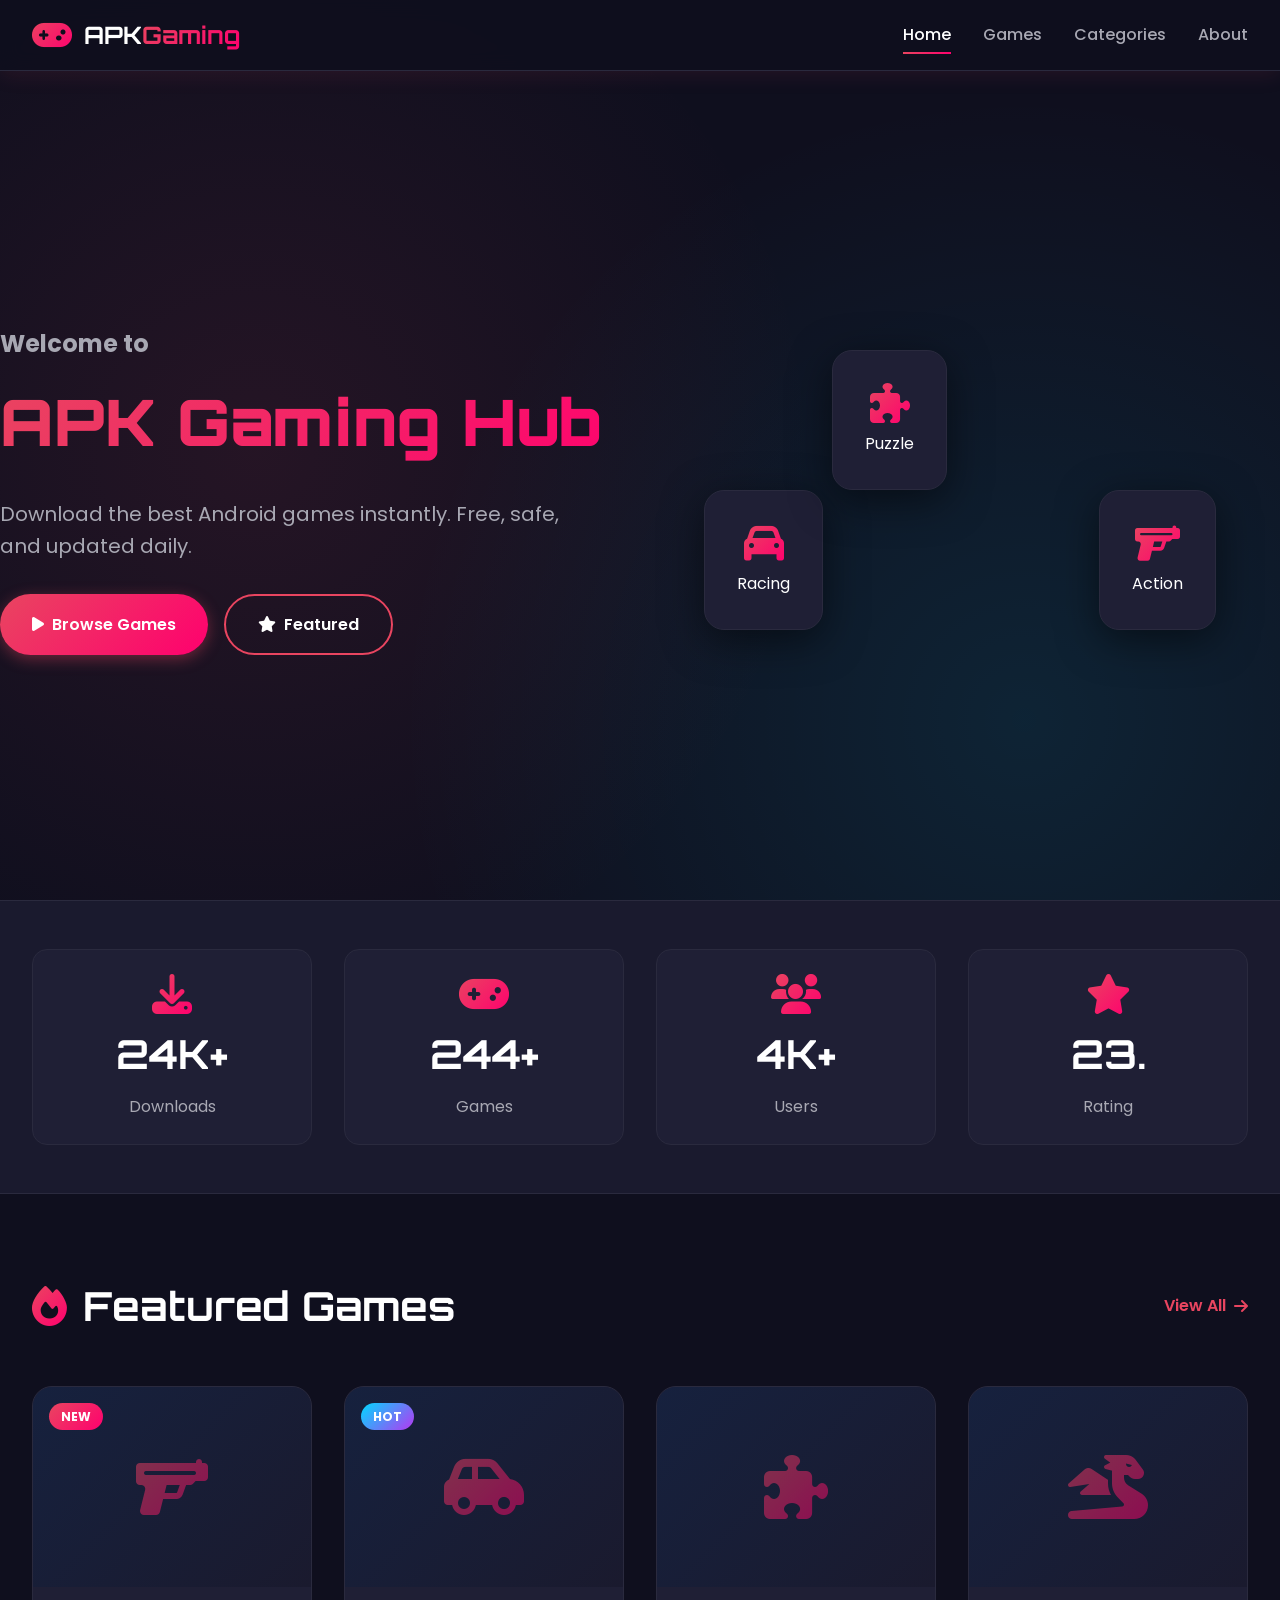
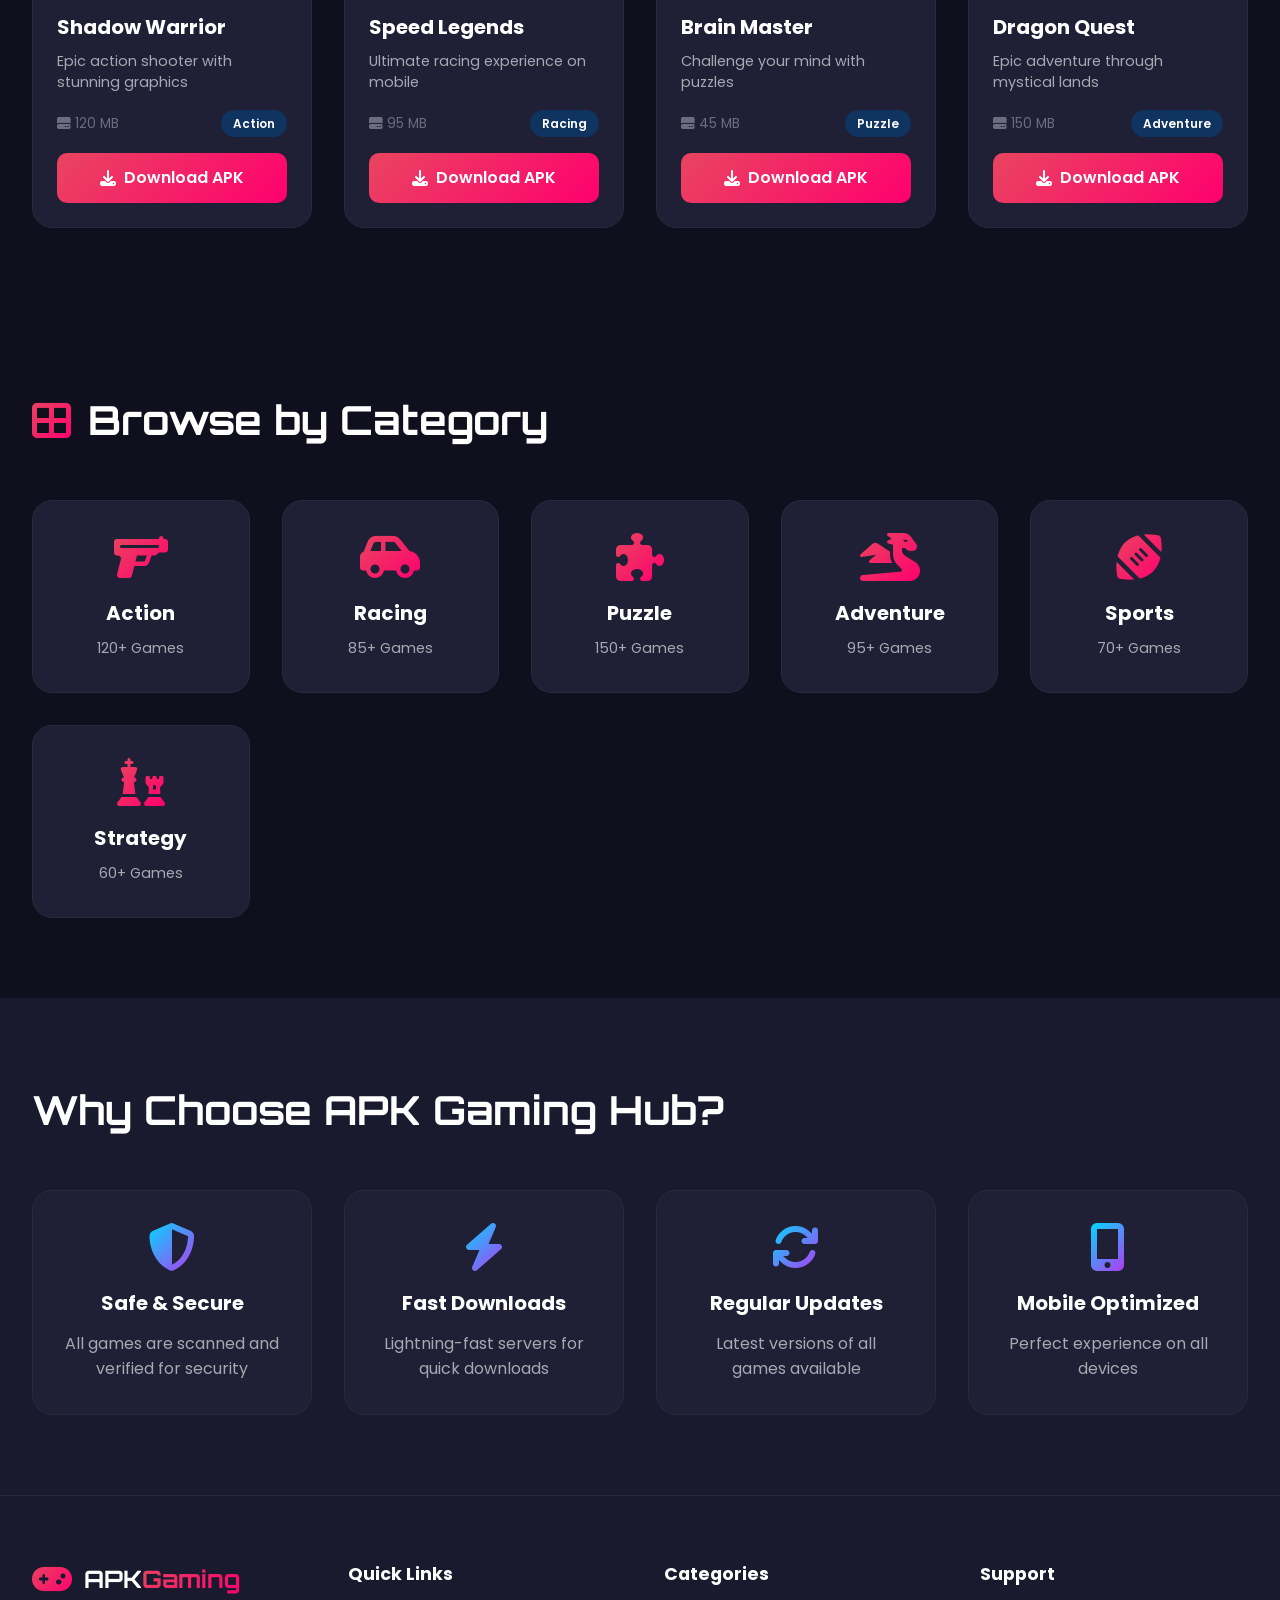
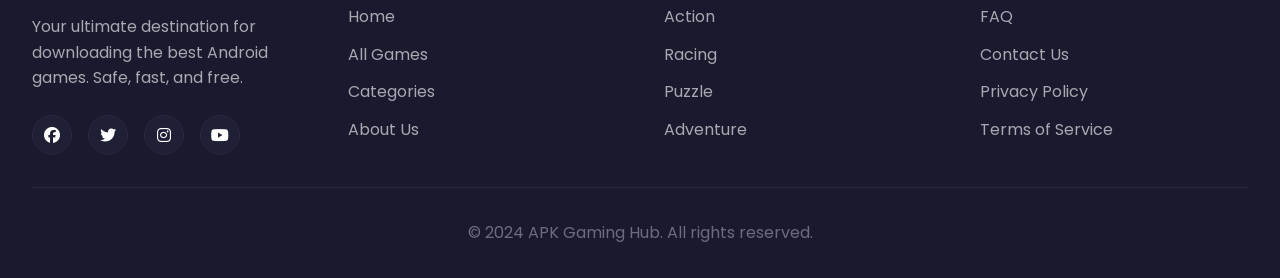
<file: index.html>
<!DOCTYPE html>
<html lang="en">
<head>
    <meta charset="UTF-8">
    <meta name="viewport" content="width=device-width, initial-scale=1.0">
    <meta name="description" content="Download the best APK games for Android. Browse and download your favorite games instantly.">
    <meta name="keywords" content="APK games, Android games, download games, mobile games">
    <meta name="author" content="APK Gaming Hub">
    <title>APK Gaming Hub - Download Best Android Games</title>
    
    <!-- Favicon placeholder -->
    <link rel="icon" type="image/png" href="images/favicon.png">
    
    <!-- Google Fonts -->
    <link rel="preconnect" href="https://fonts.googleapis.com">
    <link rel="preconnect" href="https://fonts.gstatic.com" crossorigin>
    <link href="https://fonts.googleapis.com/css2?family=Orbitron:wght@400;500;700;900&family=Poppins:wght@300;400;500;600;700&display=swap" rel="stylesheet">
    
    <!-- Font Awesome for icons -->
    <link rel="stylesheet" href="https://cdnjs.cloudflare.com/ajax/libs/font-awesome/6.4.0/css/all.min.css">
    
    <!-- Main Stylesheet -->
    <link rel="stylesheet" href="css/style.css">
</head>
<body>
    <!-- Navigation Bar -->
    <nav class="navbar">
        <div class="nav-container">
            <div class="logo">
                <i class="fas fa-gamepad"></i>
                <span class="logo-text">APK<span class="highlight">Gaming</span></span>
            </div>
            
            <ul class="nav-menu">
                <li><a href="index.html" class="nav-link active">Home</a></li>
                <li><a href="games.html" class="nav-link">Games</a></li>
                <li><a href="#categories" class="nav-link">Categories</a></li>
                <li><a href="#about" class="nav-link">About</a></li>
            </ul>
            
            <div class="hamburger">
                <span class="bar"></span>
                <span class="bar"></span>
                <span class="bar"></span>
            </div>
        </div>
    </nav>

    <!-- Hero Section -->
    <section class="hero">
        <div class="hero-particles"></div>
        <div class="hero-content">
            <h1 class="hero-title">
                <span class="hero-title-line">Welcome to</span>
                <span class="hero-title-main">APK Gaming Hub</span>
            </h1>
            <p class="hero-subtitle">Download the best Android games instantly. Free, safe, and updated daily.</p>
            <div class="hero-buttons">
                <a href="games.html" class="btn btn-primary">
                    <i class="fas fa-play"></i> Browse Games
                </a>
                <a href="#featured" class="btn btn-secondary">
                    <i class="fas fa-star"></i> Featured
                </a>
            </div>
        </div>
        <div class="hero-image">
            <div class="hero-game-card card-1">
                <i class="fas fa-car"></i>
                <span>Racing</span>
            </div>
            <div class="hero-game-card card-2">
                <i class="fas fa-gun"></i>
                <span>Action</span>
            </div>
            <div class="hero-game-card card-3">
                <i class="fas fa-puzzle-piece"></i>
                <span>Puzzle</span>
            </div>
        </div>
    </section>

    <!-- Stats Section -->
    <section class="stats">
        <div class="container">
            <div class="stats-grid">
                <div class="stat-item">
                    <i class="fas fa-download"></i>
                    <h3 class="stat-number">50K+</h3>
                    <p class="stat-label">Downloads</p>
                </div>
                <div class="stat-item">
                    <i class="fas fa-gamepad"></i>
                    <h3 class="stat-number">500+</h3>
                    <p class="stat-label">Games</p>
                </div>
                <div class="stat-item">
                    <i class="fas fa-users"></i>
                    <h3 class="stat-number">10K+</h3>
                    <p class="stat-label">Users</p>
                </div>
                <div class="stat-item">
                    <i class="fas fa-star"></i>
                    <h3 class="stat-number">4.8</h3>
                    <p class="stat-label">Rating</p>
                </div>
            </div>
        </div>
    </section>

    <!-- Featured Games Section -->
    <section class="featured" id="featured">
        <div class="container">
            <div class="section-header">
                <h2 class="section-title">
                    <i class="fas fa-fire"></i> Featured Games
                </h2>
                <a href="games.html" class="view-all">View All <i class="fas fa-arrow-right"></i></a>
            </div>
            
            <div class="games-grid">
                <div class="game-card" data-category="action">
                    <div class="game-image">
                        <div class="game-badge">NEW</div>
                        <div class="game-placeholder">
                            <i class="fas fa-gun"></i>
                        </div>
                    </div>
                    <div class="game-info">
                        <h3 class="game-title">Shadow Warrior</h3>
                        <p class="game-description">Epic action shooter with stunning graphics</p>
                        <div class="game-meta">
                            <span class="game-size"><i class="fas fa-hdd"></i> 120 MB</span>
                            <span class="game-category">Action</span>
                        </div>
                        <a href="game-detail.html" class="btn-download">
                            <i class="fas fa-download"></i> Download APK
                        </a>
                    </div>
                </div>

                <div class="game-card" data-category="racing">
                    <div class="game-image">
                        <div class="game-badge hot">HOT</div>
                        <div class="game-placeholder">
                            <i class="fas fa-car-side"></i>
                        </div>
                    </div>
                    <div class="game-info">
                        <h3 class="game-title">Speed Legends</h3>
                        <p class="game-description">Ultimate racing experience on mobile</p>
                        <div class="game-meta">
                            <span class="game-size"><i class="fas fa-hdd"></i> 95 MB</span>
                            <span class="game-category">Racing</span>
                        </div>
                        <a href="game-detail.html" class="btn-download">
                            <i class="fas fa-download"></i> Download APK
                        </a>
                    </div>
                </div>

                <div class="game-card" data-category="puzzle">
                    <div class="game-image">
                        <div class="game-placeholder">
                            <i class="fas fa-puzzle-piece"></i>
                        </div>
                    </div>
                    <div class="game-info">
                        <h3 class="game-title">Brain Master</h3>
                        <p class="game-description">Challenge your mind with puzzles</p>
                        <div class="game-meta">
                            <span class="game-size"><i class="fas fa-hdd"></i> 45 MB</span>
                            <span class="game-category">Puzzle</span>
                        </div>
                        <a href="game-detail.html" class="btn-download">
                            <i class="fas fa-download"></i> Download APK
                        </a>
                    </div>
                </div>

                <div class="game-card" data-category="adventure">
                    <div class="game-image">
                        <div class="game-placeholder">
                            <i class="fas fa-dragon"></i>
                        </div>
                    </div>
                    <div class="game-info">
                        <h3 class="game-title">Dragon Quest</h3>
                        <p class="game-description">Epic adventure through mystical lands</p>
                        <div class="game-meta">
                            <span class="game-size"><i class="fas fa-hdd"></i> 150 MB</span>
                            <span class="game-category">Adventure</span>
                        </div>
                        <a href="game-detail.html" class="btn-download">
                            <i class="fas fa-download"></i> Download APK
                        </a>
                    </div>
                </div>
            </div>
        </div>
    </section>

    <!-- Categories Section -->
    <section class="categories" id="categories">
        <div class="container">
            <div class="section-header">
                <h2 class="section-title">
                    <i class="fas fa-th-large"></i> Browse by Category
                </h2>
            </div>
            
            <div class="category-grid">
                <a href="games.html?category=action" class="category-card">
                    <i class="fas fa-gun"></i>
                    <h3>Action</h3>
                    <p>120+ Games</p>
                </a>
                <a href="games.html?category=racing" class="category-card">
                    <i class="fas fa-car-side"></i>
                    <h3>Racing</h3>
                    <p>85+ Games</p>
                </a>
                <a href="games.html?category=puzzle" class="category-card">
                    <i class="fas fa-puzzle-piece"></i>
                    <h3>Puzzle</h3>
                    <p>150+ Games</p>
                </a>
                <a href="games.html?category=adventure" class="category-card">
                    <i class="fas fa-dragon"></i>
                    <h3>Adventure</h3>
                    <p>95+ Games</p>
                </a>
                <a href="games.html?category=sports" class="category-card">
                    <i class="fas fa-football-ball"></i>
                    <h3>Sports</h3>
                    <p>70+ Games</p>
                </a>
                <a href="games.html?category=strategy" class="category-card">
                    <i class="fas fa-chess"></i>
                    <h3>Strategy</h3>
                    <p>60+ Games</p>
                </a>
            </div>
        </div>
    </section>

    <!-- About Section -->
    <section class="about" id="about">
        <div class="container">
            <div class="about-content">
                <h2 class="section-title">Why Choose APK Gaming Hub?</h2>
                <div class="features-grid">
                    <div class="feature-item">
                        <i class="fas fa-shield-alt"></i>
                        <h3>Safe & Secure</h3>
                        <p>All games are scanned and verified for security</p>
                    </div>
                    <div class="feature-item">
                        <i class="fas fa-bolt"></i>
                        <h3>Fast Downloads</h3>
                        <p>Lightning-fast servers for quick downloads</p>
                    </div>
                    <div class="feature-item">
                        <i class="fas fa-sync"></i>
                        <h3>Regular Updates</h3>
                        <p>Latest versions of all games available</p>
                    </div>
                    <div class="feature-item">
                        <i class="fas fa-mobile-alt"></i>
                        <h3>Mobile Optimized</h3>
                        <p>Perfect experience on all devices</p>
                    </div>
                </div>
            </div>
        </div>
    </section>

    <!-- Footer -->
    <footer class="footer">
        <div class="container">
            <div class="footer-content">
                <div class="footer-section">
                    <div class="logo">
                        <i class="fas fa-gamepad"></i>
                        <span class="logo-text">APK<span class="highlight">Gaming</span></span>
                    </div>
                    <p class="footer-desc">Your ultimate destination for downloading the best Android games. Safe, fast, and free.</p>
                    <div class="social-links">
                        <a href="#" class="social-link"><i class="fab fa-facebook"></i></a>
                        <a href="#" class="social-link"><i class="fab fa-twitter"></i></a>
                        <a href="#" class="social-link"><i class="fab fa-instagram"></i></a>
                        <a href="#" class="social-link"><i class="fab fa-youtube"></i></a>
                    </div>
                </div>
                
                <div class="footer-section">
                    <h4>Quick Links</h4>
                    <ul class="footer-links">
                        <li><a href="index.html">Home</a></li>
                        <li><a href="games.html">All Games</a></li>
                        <li><a href="#categories">Categories</a></li>
                        <li><a href="#about">About Us</a></li>
                    </ul>
                </div>
                
                <div class="footer-section">
                    <h4>Categories</h4>
                    <ul class="footer-links">
                        <li><a href="games.html?category=action">Action</a></li>
                        <li><a href="games.html?category=racing">Racing</a></li>
                        <li><a href="games.html?category=puzzle">Puzzle</a></li>
                        <li><a href="games.html?category=adventure">Adventure</a></li>
                    </ul>
                </div>
                
                <div class="footer-section">
                    <h4>Support</h4>
                    <ul class="footer-links">
                        <li><a href="#">FAQ</a></li>
                        <li><a href="#">Contact Us</a></li>
                        <li><a href="#">Privacy Policy</a></li>
                        <li><a href="#">Terms of Service</a></li>
                    </ul>
                </div>
            </div>
            
            <div class="footer-bottom">
                <p>&copy; 2024 APK Gaming Hub. All rights reserved.</p>
            </div>
        </div>
    </footer>

    <!-- JavaScript -->
    <script src="js/main.js"></script>
</body>
</html>
</file>
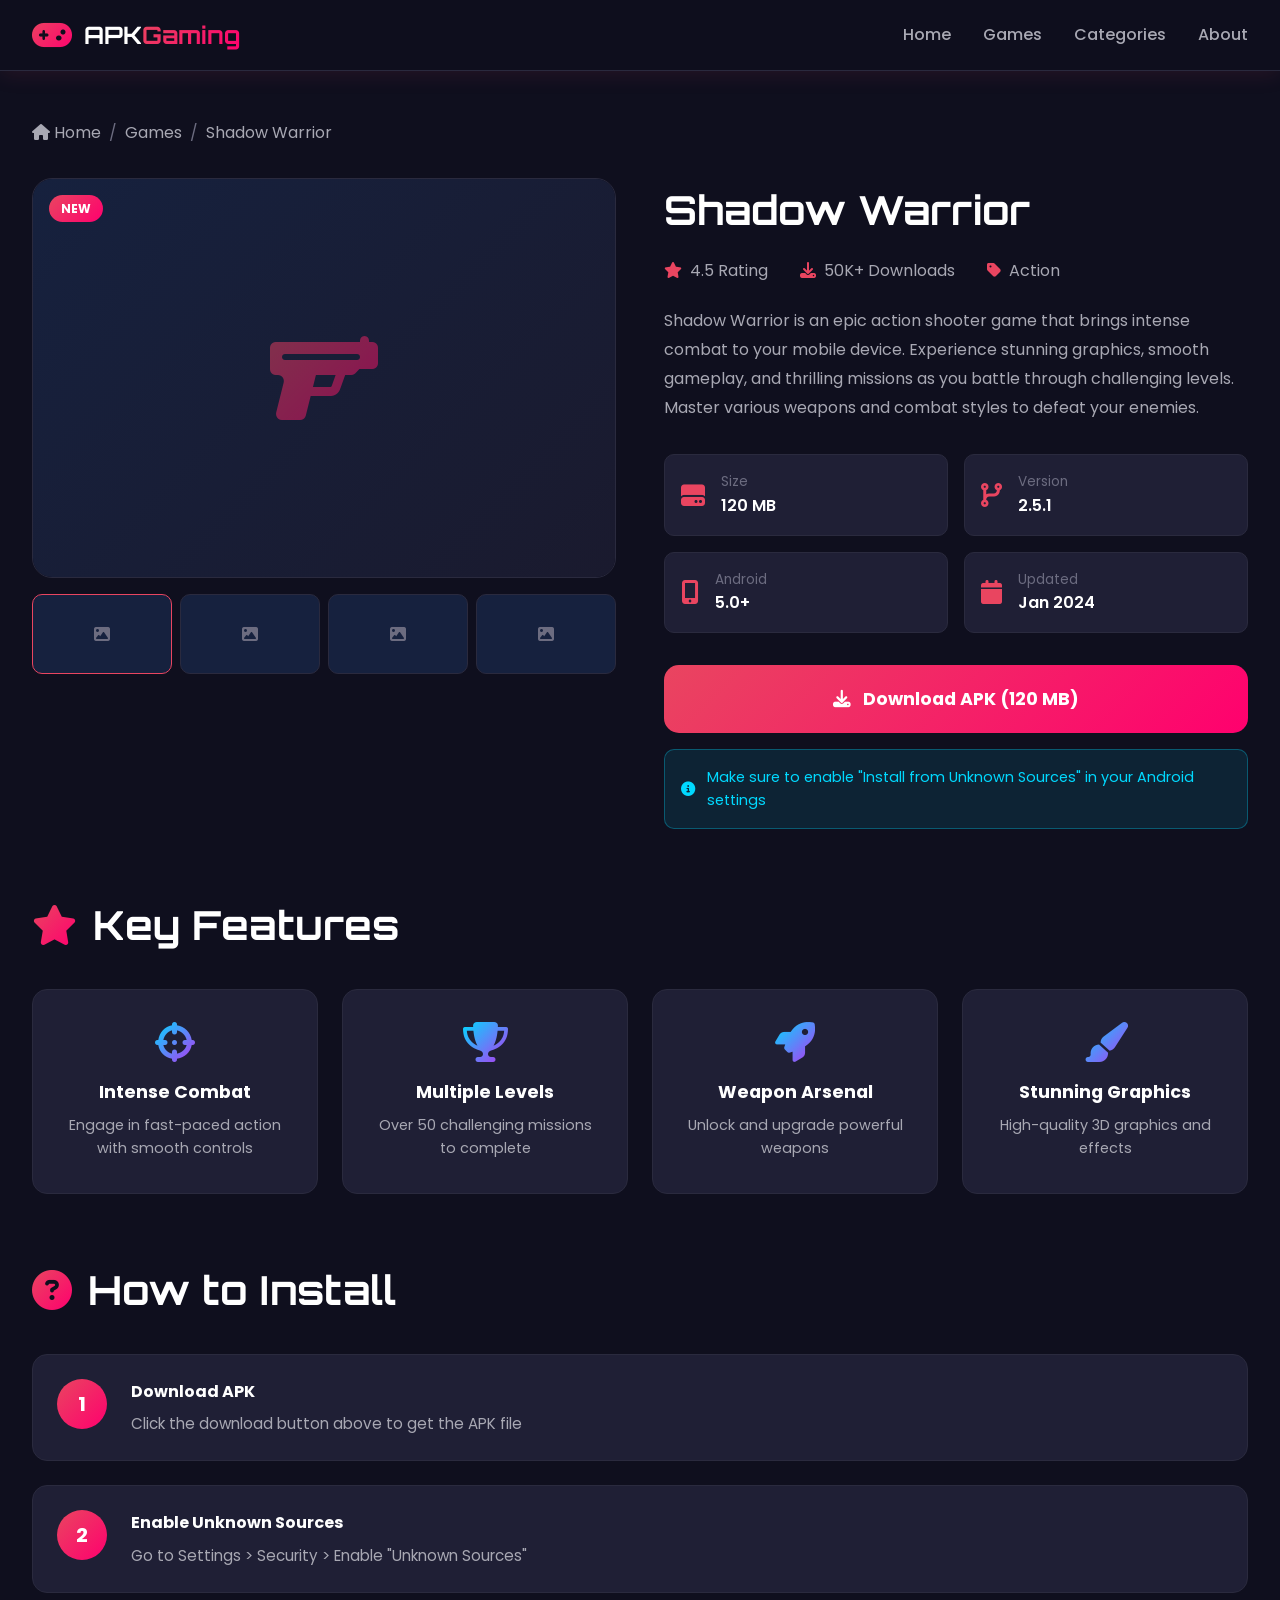
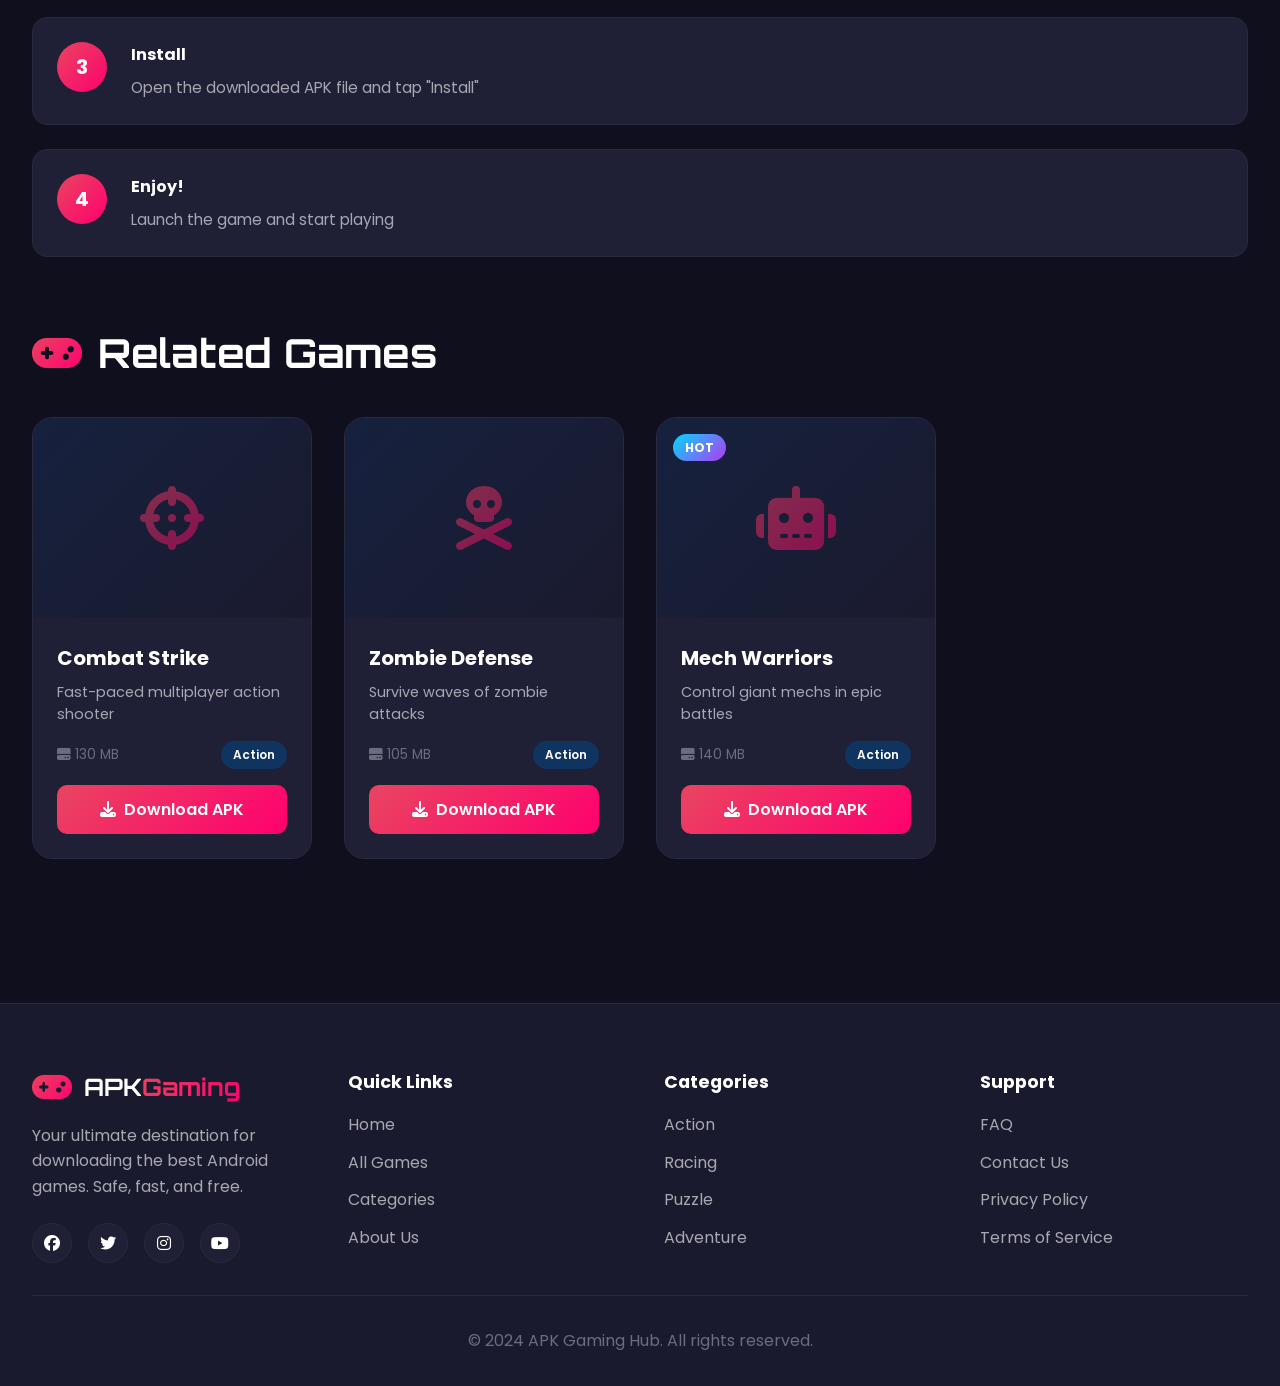
<file: game-detail.html>
<!DOCTYPE html>
<html lang="en">
<head>
    <meta charset="UTF-8">
    <meta name="viewport" content="width=device-width, initial-scale=1.0">
    <meta name="description" content="Download Shadow Warrior APK for Android. Epic action shooter with stunning graphics.">
    <meta name="keywords" content="Shadow Warrior APK, action game, Android game download">
    <title>Shadow Warrior - APK Gaming Hub</title>
    
    <!-- Favicon placeholder -->
    <link rel="icon" type="image/png" href="images/favicon.png">
    
    <!-- Google Fonts -->
    <link rel="preconnect" href="https://fonts.googleapis.com">
    <link rel="preconnect" href="https://fonts.gstatic.com" crossorigin>
    <link href="https://fonts.googleapis.com/css2?family=Orbitron:wght@400;500;700;900&family=Poppins:wght@300;400;500;600;700&display=swap" rel="stylesheet">
    
    <!-- Font Awesome for icons -->
    <link rel="stylesheet" href="https://cdnjs.cloudflare.com/ajax/libs/font-awesome/6.4.0/css/all.min.css">
    
    <!-- Main Stylesheet -->
    <link rel="stylesheet" href="css/style.css">
</head>
<body>
    <!-- Navigation Bar -->
    <nav class="navbar">
        <div class="nav-container">
            <div class="logo">
                <i class="fas fa-gamepad"></i>
                <span class="logo-text">APK<span class="highlight">Gaming</span></span>
            </div>
            
            <ul class="nav-menu">
                <li><a href="index.html" class="nav-link">Home</a></li>
                <li><a href="games.html" class="nav-link">Games</a></li>
                <li><a href="index.html#categories" class="nav-link">Categories</a></li>
                <li><a href="index.html#about" class="nav-link">About</a></li>
            </ul>
            
            <div class="hamburger">
                <span class="bar"></span>
                <span class="bar"></span>
                <span class="bar"></span>
            </div>
        </div>
    </nav>

    <!-- Game Detail Section -->
    <section class="game-detail">
        <div class="container">
            <!-- Breadcrumb -->
            <div class="breadcrumb">
                <a href="index.html"><i class="fas fa-home"></i> Home</a>
                <span class="separator">/</span>
                <a href="games.html">Games</a>
                <span class="separator">/</span>
                <span>Shadow Warrior</span>
            </div>

            <div class="detail-grid">
                <!-- Game Image/Gallery -->
                <div class="detail-images">
                    <div class="main-image">
                        <div class="game-badge">NEW</div>
                        <div class="detail-placeholder">
                            <i class="fas fa-gun"></i>
                        </div>
                    </div>
                    <div class="thumbnail-grid">
                        <div class="thumbnail active">
                            <i class="fas fa-image"></i>
                        </div>
                        <div class="thumbnail">
                            <i class="fas fa-image"></i>
                        </div>
                        <div class="thumbnail">
                            <i class="fas fa-image"></i>
                        </div>
                        <div class="thumbnail">
                            <i class="fas fa-image"></i>
                        </div>
                    </div>
                </div>

                <!-- Game Info -->
                <div class="detail-info">
                    <h1 class="detail-title">Shadow Warrior</h1>
                    
                    <div class="detail-meta">
                        <div class="meta-item">
                            <i class="fas fa-star"></i>
                            <span>4.5 Rating</span>
                        </div>
                        <div class="meta-item">
                            <i class="fas fa-download"></i>
                            <span>50K+ Downloads</span>
                        </div>
                        <div class="meta-item">
                            <i class="fas fa-tag"></i>
                            <span>Action</span>
                        </div>
                    </div>

                    <p class="detail-description">
                        Shadow Warrior is an epic action shooter game that brings intense combat to your mobile device. 
                        Experience stunning graphics, smooth gameplay, and thrilling missions as you battle through 
                        challenging levels. Master various weapons and combat styles to defeat your enemies.
                    </p>

                    <div class="detail-specs">
                        <div class="spec-item">
                            <i class="fas fa-hdd"></i>
                            <div class="spec-content">
                                <span class="spec-label">Size</span>
                                <span class="spec-value">120 MB</span>
                            </div>
                        </div>
                        <div class="spec-item">
                            <i class="fas fa-code-branch"></i>
                            <div class="spec-content">
                                <span class="spec-label">Version</span>
                                <span class="spec-value">2.5.1</span>
                            </div>
                        </div>
                        <div class="spec-item">
                            <i class="fas fa-mobile-alt"></i>
                            <div class="spec-content">
                                <span class="spec-label">Android</span>
                                <span class="spec-value">5.0+</span>
                            </div>
                        </div>
                        <div class="spec-item">
                            <i class="fas fa-calendar"></i>
                            <div class="spec-content">
                                <span class="spec-label">Updated</span>
                                <span class="spec-value">Jan 2024</span>
                            </div>
                        </div>
                    </div>

                    <a href="#" class="btn-download-large">
                        <i class="fas fa-download"></i> Download APK (120 MB)
                    </a>

                    <div class="detail-warning">
                        <i class="fas fa-info-circle"></i>
                        <span>Make sure to enable "Install from Unknown Sources" in your Android settings</span>
                    </div>
                </div>
            </div>

            <!-- Game Features -->
            <div class="detail-section">
                <h2 class="section-title">
                    <i class="fas fa-star"></i> Key Features
                </h2>
                <div class="features-list">
                    <div class="feature-box">
                        <i class="fas fa-crosshairs"></i>
                        <h3>Intense Combat</h3>
                        <p>Engage in fast-paced action with smooth controls</p>
                    </div>
                    <div class="feature-box">
                        <i class="fas fa-trophy"></i>
                        <h3>Multiple Levels</h3>
                        <p>Over 50 challenging missions to complete</p>
                    </div>
                    <div class="feature-box">
                        <i class="fas fa-rocket"></i>
                        <h3>Weapon Arsenal</h3>
                        <p>Unlock and upgrade powerful weapons</p>
                    </div>
                    <div class="feature-box">
                        <i class="fas fa-paint-brush"></i>
                        <h3>Stunning Graphics</h3>
                        <p>High-quality 3D graphics and effects</p>
                    </div>
                </div>
            </div>

            <!-- Installation Guide -->
            <div class="detail-section">
                <h2 class="section-title">
                    <i class="fas fa-question-circle"></i> How to Install
                </h2>
                <div class="installation-steps">
                    <div class="step">
                        <div class="step-number">1</div>
                        <div class="step-content">
                            <h4>Download APK</h4>
                            <p>Click the download button above to get the APK file</p>
                        </div>
                    </div>
                    <div class="step">
                        <div class="step-number">2</div>
                        <div class="step-content">
                            <h4>Enable Unknown Sources</h4>
                            <p>Go to Settings > Security > Enable "Unknown Sources"</p>
                        </div>
                    </div>
                    <div class="step">
                        <div class="step-number">3</div>
                        <div class="step-content">
                            <h4>Install</h4>
                            <p>Open the downloaded APK file and tap "Install"</p>
                        </div>
                    </div>
                    <div class="step">
                        <div class="step-number">4</div>
                        <div class="step-content">
                            <h4>Enjoy!</h4>
                            <p>Launch the game and start playing</p>
                        </div>
                    </div>
                </div>
            </div>

            <!-- Related Games -->
            <div class="detail-section">
                <h2 class="section-title">
                    <i class="fas fa-gamepad"></i> Related Games
                </h2>
                <div class="games-grid">
                    <div class="game-card">
                        <div class="game-image">
                            <div class="game-placeholder">
                                <i class="fas fa-crosshairs"></i>
                            </div>
                        </div>
                        <div class="game-info">
                            <h3 class="game-title">Combat Strike</h3>
                            <p class="game-description">Fast-paced multiplayer action shooter</p>
                            <div class="game-meta">
                                <span class="game-size"><i class="fas fa-hdd"></i> 130 MB</span>
                                <span class="game-category">Action</span>
                            </div>
                            <a href="game-detail.html" class="btn-download">
                                <i class="fas fa-download"></i> Download APK
                            </a>
                        </div>
                    </div>

                    <div class="game-card">
                        <div class="game-image">
                            <div class="game-placeholder">
                                <i class="fas fa-skull-crossbones"></i>
                            </div>
                        </div>
                        <div class="game-info">
                            <h3 class="game-title">Zombie Defense</h3>
                            <p class="game-description">Survive waves of zombie attacks</p>
                            <div class="game-meta">
                                <span class="game-size"><i class="fas fa-hdd"></i> 105 MB</span>
                                <span class="game-category">Action</span>
                            </div>
                            <a href="game-detail.html" class="btn-download">
                                <i class="fas fa-download"></i> Download APK
                            </a>
                        </div>
                    </div>

                    <div class="game-card">
                        <div class="game-image">
                            <div class="game-badge hot">HOT</div>
                            <div class="game-placeholder">
                                <i class="fas fa-robot"></i>
                            </div>
                        </div>
                        <div class="game-info">
                            <h3 class="game-title">Mech Warriors</h3>
                            <p class="game-description">Control giant mechs in epic battles</p>
                            <div class="game-meta">
                                <span class="game-size"><i class="fas fa-hdd"></i> 140 MB</span>
                                <span class="game-category">Action</span>
                            </div>
                            <a href="game-detail.html" class="btn-download">
                                <i class="fas fa-download"></i> Download APK
                            </a>
                        </div>
                    </div>
                </div>
            </div>
        </div>
    </section>

    <!-- Footer -->
    <footer class="footer">
        <div class="container">
            <div class="footer-content">
                <div class="footer-section">
                    <div class="logo">
                        <i class="fas fa-gamepad"></i>
                        <span class="logo-text">APK<span class="highlight">Gaming</span></span>
                    </div>
                    <p class="footer-desc">Your ultimate destination for downloading the best Android games. Safe, fast, and free.</p>
                    <div class="social-links">
                        <a href="#" class="social-link"><i class="fab fa-facebook"></i></a>
                        <a href="#" class="social-link"><i class="fab fa-twitter"></i></a>
                        <a href="#" class="social-link"><i class="fab fa-instagram"></i></a>
                        <a href="#" class="social-link"><i class="fab fa-youtube"></i></a>
                    </div>
                </div>
                
                <div class="footer-section">
                    <h4>Quick Links</h4>
                    <ul class="footer-links">
                        <li><a href="index.html">Home</a></li>
                        <li><a href="games.html">All Games</a></li>
                        <li><a href="index.html#categories">Categories</a></li>
                        <li><a href="index.html#about">About Us</a></li>
                    </ul>
                </div>
                
                <div class="footer-section">
                    <h4>Categories</h4>
                    <ul class="footer-links">
                        <li><a href="games.html?category=action">Action</a></li>
                        <li><a href="games.html?category=racing">Racing</a></li>
                        <li><a href="games.html?category=puzzle">Puzzle</a></li>
                        <li><a href="games.html?category=adventure">Adventure</a></li>
                    </ul>
                </div>
                
                <div class="footer-section">
                    <h4>Support</h4>
                    <ul class="footer-links">
                        <li><a href="#">FAQ</a></li>
                        <li><a href="#">Contact Us</a></li>
                        <li><a href="#">Privacy Policy</a></li>
                        <li><a href="#">Terms of Service</a></li>
                    </ul>
                </div>
            </div>
            
            <div class="footer-bottom">
                <p>&copy; 2024 APK Gaming Hub. All rights reserved.</p>
            </div>
        </div>
    </footer>

    <!-- JavaScript -->
    <script src="js/main.js"></script>
</body>
</html>
</file>
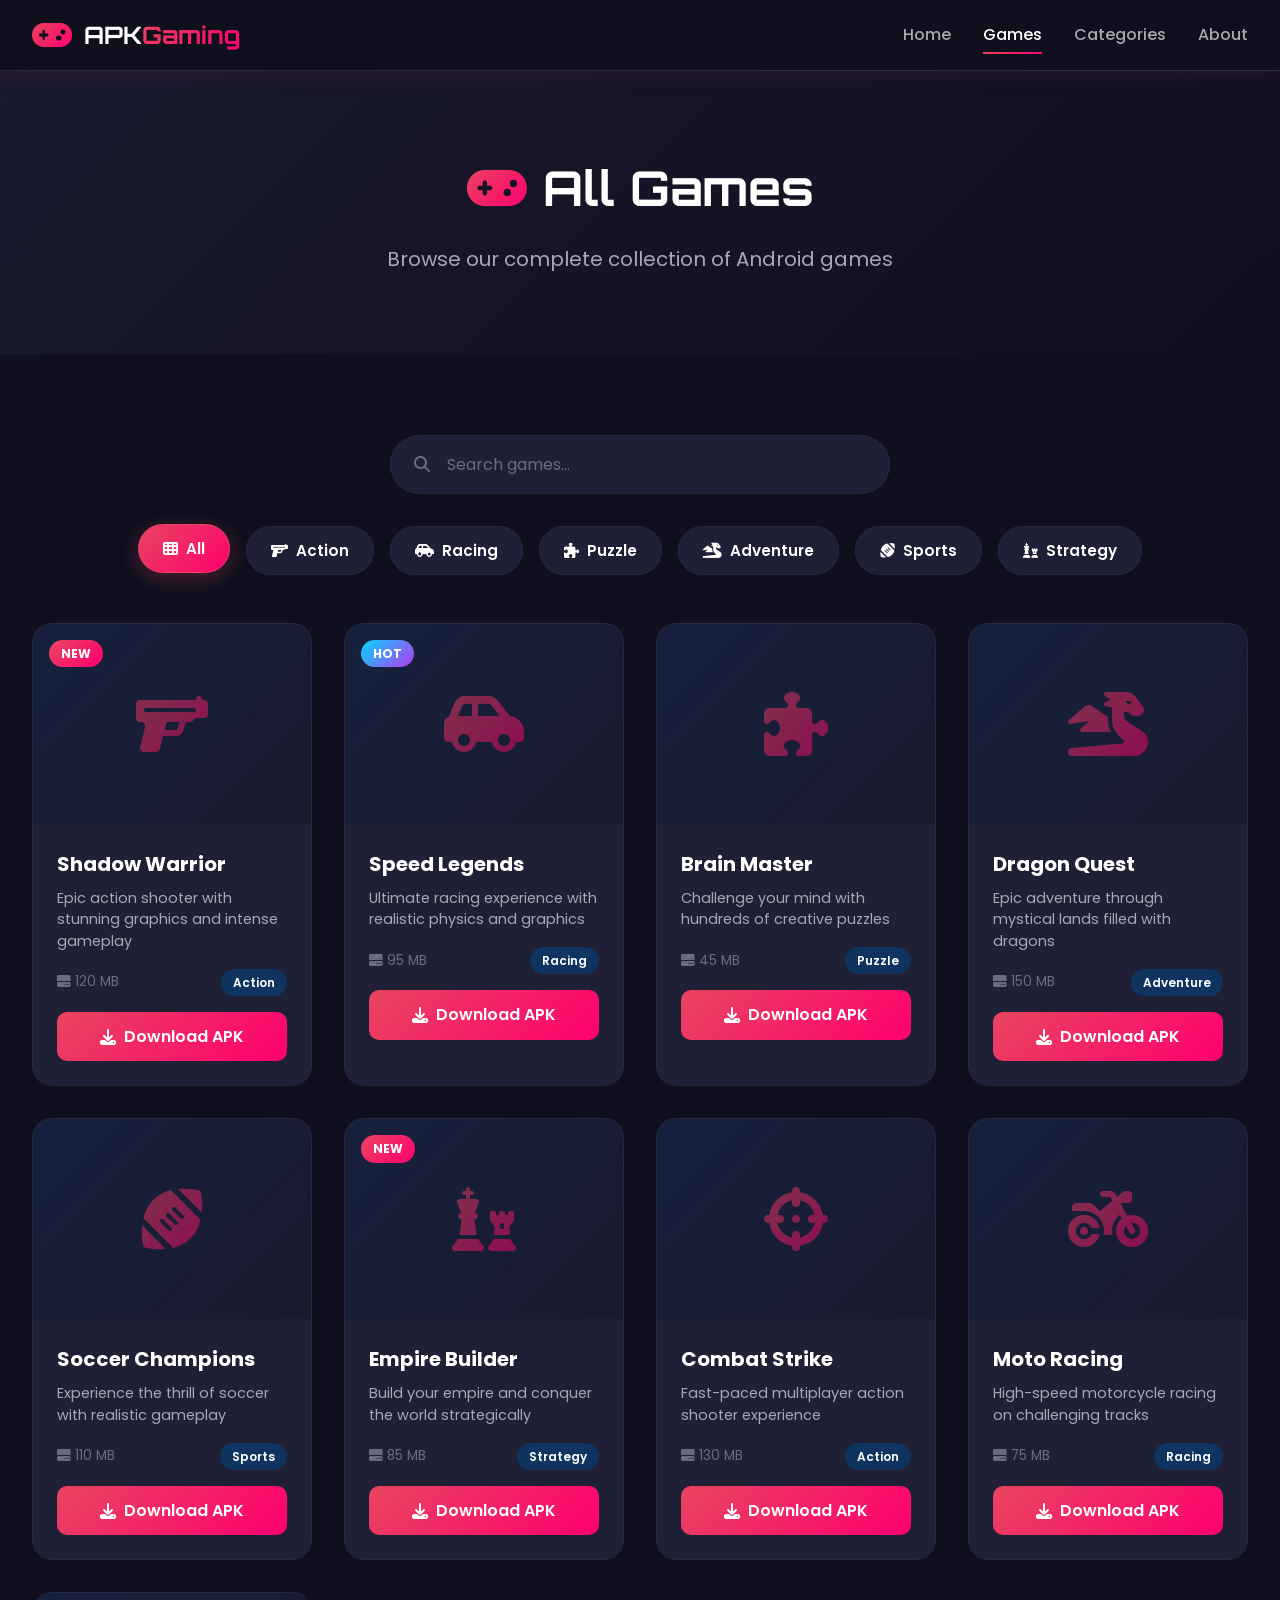
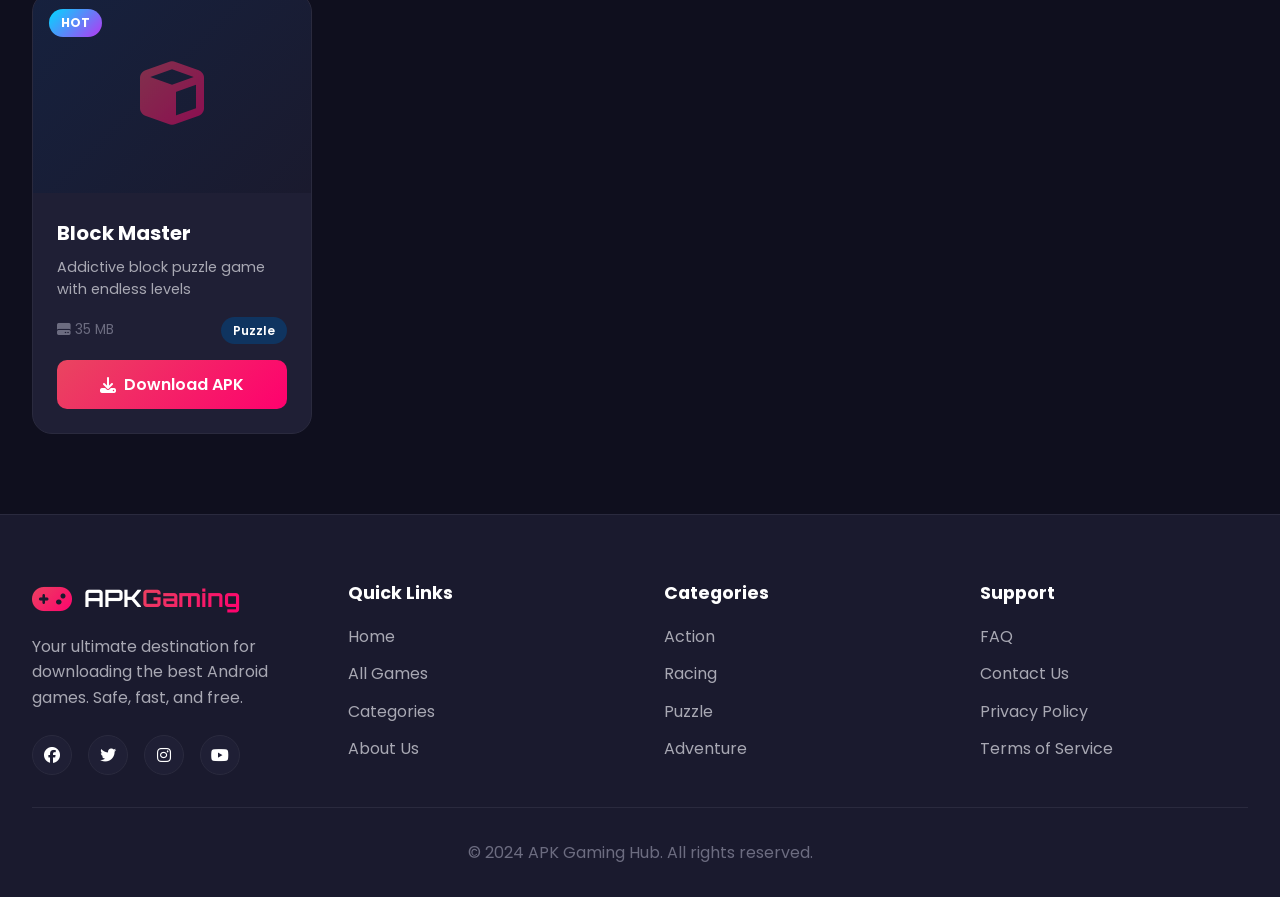
<file: games.html>
<!DOCTYPE html>
<html lang="en">
<head>
    <meta charset="UTF-8">
    <meta name="viewport" content="width=device-width, initial-scale=1.0">
    <meta name="description" content="Browse and download all available APK games for Android. Filter by category and find your next favorite game.">
    <meta name="keywords" content="APK games, Android games, download games, mobile games, game library">
    <title>All Games - APK Gaming Hub</title>
    
    <!-- Favicon placeholder -->
    <link rel="icon" type="image/png" href="images/favicon.png">
    
    <!-- Google Fonts -->
    <link rel="preconnect" href="https://fonts.googleapis.com">
    <link rel="preconnect" href="https://fonts.gstatic.com" crossorigin>
    <link href="https://fonts.googleapis.com/css2?family=Orbitron:wght@400;500;700;900&family=Poppins:wght@300;400;500;600;700&display=swap" rel="stylesheet">
    
    <!-- Font Awesome for icons -->
    <link rel="stylesheet" href="https://cdnjs.cloudflare.com/ajax/libs/font-awesome/6.4.0/css/all.min.css">
    
    <!-- Main Stylesheet -->
    <link rel="stylesheet" href="css/style.css">
</head>
<body>
    <!-- Navigation Bar -->
    <nav class="navbar">
        <div class="nav-container">
            <div class="logo">
                <i class="fas fa-gamepad"></i>
                <span class="logo-text">APK<span class="highlight">Gaming</span></span>
            </div>
            
            <ul class="nav-menu">
                <li><a href="index.html" class="nav-link">Home</a></li>
                <li><a href="games.html" class="nav-link active">Games</a></li>
                <li><a href="index.html#categories" class="nav-link">Categories</a></li>
                <li><a href="index.html#about" class="nav-link">About</a></li>
            </ul>
            
            <div class="hamburger">
                <span class="bar"></span>
                <span class="bar"></span>
                <span class="bar"></span>
            </div>
        </div>
    </nav>

    <!-- Page Header -->
    <section class="page-header">
        <div class="container">
            <h1 class="page-title">
                <i class="fas fa-gamepad"></i> All Games
            </h1>
            <p class="page-subtitle">Browse our complete collection of Android games</p>
        </div>
    </section>

    <!-- Games Filter Section -->
    <section class="games-section">
        <div class="container">
            <div class="filter-section">
                <div class="search-box">
                    <i class="fas fa-search"></i>
                    <input type="text" id="searchInput" placeholder="Search games..." />
                </div>
                
                <div class="filter-buttons">
                    <button class="filter-btn active" data-category="all">
                        <i class="fas fa-th"></i> All
                    </button>
                    <button class="filter-btn" data-category="action">
                        <i class="fas fa-gun"></i> Action
                    </button>
                    <button class="filter-btn" data-category="racing">
                        <i class="fas fa-car-side"></i> Racing
                    </button>
                    <button class="filter-btn" data-category="puzzle">
                        <i class="fas fa-puzzle-piece"></i> Puzzle
                    </button>
                    <button class="filter-btn" data-category="adventure">
                        <i class="fas fa-dragon"></i> Adventure
                    </button>
                    <button class="filter-btn" data-category="sports">
                        <i class="fas fa-football-ball"></i> Sports
                    </button>
                    <button class="filter-btn" data-category="strategy">
                        <i class="fas fa-chess"></i> Strategy
                    </button>
                </div>
            </div>

            <!-- Games Grid -->
            <div class="games-grid" id="gamesContainer">
                <!-- Game Card 1 -->
                <div class="game-card" data-category="action">
                    <div class="game-image">
                        <div class="game-badge">NEW</div>
                        <div class="game-placeholder">
                            <i class="fas fa-gun"></i>
                        </div>
                    </div>
                    <div class="game-info">
                        <h3 class="game-title">Shadow Warrior</h3>
                        <p class="game-description">Epic action shooter with stunning graphics and intense gameplay</p>
                        <div class="game-meta">
                            <span class="game-size"><i class="fas fa-hdd"></i> 120 MB</span>
                            <span class="game-category">Action</span>
                        </div>
                        <a href="game-detail.html" class="btn-download">
                            <i class="fas fa-download"></i> Download APK
                        </a>
                    </div>
                </div>

                <!-- Game Card 2 -->
                <div class="game-card" data-category="racing">
                    <div class="game-image">
                        <div class="game-badge hot">HOT</div>
                        <div class="game-placeholder">
                            <i class="fas fa-car-side"></i>
                        </div>
                    </div>
                    <div class="game-info">
                        <h3 class="game-title">Speed Legends</h3>
                        <p class="game-description">Ultimate racing experience with realistic physics and graphics</p>
                        <div class="game-meta">
                            <span class="game-size"><i class="fas fa-hdd"></i> 95 MB</span>
                            <span class="game-category">Racing</span>
                        </div>
                        <a href="game-detail.html" class="btn-download">
                            <i class="fas fa-download"></i> Download APK
                        </a>
                    </div>
                </div>

                <!-- Game Card 3 -->
                <div class="game-card" data-category="puzzle">
                    <div class="game-image">
                        <div class="game-placeholder">
                            <i class="fas fa-puzzle-piece"></i>
                        </div>
                    </div>
                    <div class="game-info">
                        <h3 class="game-title">Brain Master</h3>
                        <p class="game-description">Challenge your mind with hundreds of creative puzzles</p>
                        <div class="game-meta">
                            <span class="game-size"><i class="fas fa-hdd"></i> 45 MB</span>
                            <span class="game-category">Puzzle</span>
                        </div>
                        <a href="game-detail.html" class="btn-download">
                            <i class="fas fa-download"></i> Download APK
                        </a>
                    </div>
                </div>

                <!-- Game Card 4 -->
                <div class="game-card" data-category="adventure">
                    <div class="game-image">
                        <div class="game-placeholder">
                            <i class="fas fa-dragon"></i>
                        </div>
                    </div>
                    <div class="game-info">
                        <h3 class="game-title">Dragon Quest</h3>
                        <p class="game-description">Epic adventure through mystical lands filled with dragons</p>
                        <div class="game-meta">
                            <span class="game-size"><i class="fas fa-hdd"></i> 150 MB</span>
                            <span class="game-category">Adventure</span>
                        </div>
                        <a href="game-detail.html" class="btn-download">
                            <i class="fas fa-download"></i> Download APK
                        </a>
                    </div>
                </div>

                <!-- Game Card 5 -->
                <div class="game-card" data-category="sports">
                    <div class="game-image">
                        <div class="game-placeholder">
                            <i class="fas fa-football-ball"></i>
                        </div>
                    </div>
                    <div class="game-info">
                        <h3 class="game-title">Soccer Champions</h3>
                        <p class="game-description">Experience the thrill of soccer with realistic gameplay</p>
                        <div class="game-meta">
                            <span class="game-size"><i class="fas fa-hdd"></i> 110 MB</span>
                            <span class="game-category">Sports</span>
                        </div>
                        <a href="game-detail.html" class="btn-download">
                            <i class="fas fa-download"></i> Download APK
                        </a>
                    </div>
                </div>

                <!-- Game Card 6 -->
                <div class="game-card" data-category="strategy">
                    <div class="game-image">
                        <div class="game-badge">NEW</div>
                        <div class="game-placeholder">
                            <i class="fas fa-chess"></i>
                        </div>
                    </div>
                    <div class="game-info">
                        <h3 class="game-title">Empire Builder</h3>
                        <p class="game-description">Build your empire and conquer the world strategically</p>
                        <div class="game-meta">
                            <span class="game-size"><i class="fas fa-hdd"></i> 85 MB</span>
                            <span class="game-category">Strategy</span>
                        </div>
                        <a href="game-detail.html" class="btn-download">
                            <i class="fas fa-download"></i> Download APK
                        </a>
                    </div>
                </div>

                <!-- Game Card 7 -->
                <div class="game-card" data-category="action">
                    <div class="game-image">
                        <div class="game-placeholder">
                            <i class="fas fa-crosshairs"></i>
                        </div>
                    </div>
                    <div class="game-info">
                        <h3 class="game-title">Combat Strike</h3>
                        <p class="game-description">Fast-paced multiplayer action shooter experience</p>
                        <div class="game-meta">
                            <span class="game-size"><i class="fas fa-hdd"></i> 130 MB</span>
                            <span class="game-category">Action</span>
                        </div>
                        <a href="game-detail.html" class="btn-download">
                            <i class="fas fa-download"></i> Download APK
                        </a>
                    </div>
                </div>

                <!-- Game Card 8 -->
                <div class="game-card" data-category="racing">
                    <div class="game-image">
                        <div class="game-placeholder">
                            <i class="fas fa-motorcycle"></i>
                        </div>
                    </div>
                    <div class="game-info">
                        <h3 class="game-title">Moto Racing</h3>
                        <p class="game-description">High-speed motorcycle racing on challenging tracks</p>
                        <div class="game-meta">
                            <span class="game-size"><i class="fas fa-hdd"></i> 75 MB</span>
                            <span class="game-category">Racing</span>
                        </div>
                        <a href="game-detail.html" class="btn-download">
                            <i class="fas fa-download"></i> Download APK
                        </a>
                    </div>
                </div>

                <!-- Game Card 9 -->
                <div class="game-card" data-category="puzzle">
                    <div class="game-image">
                        <div class="game-badge hot">HOT</div>
                        <div class="game-placeholder">
                            <i class="fas fa-cube"></i>
                        </div>
                    </div>
                    <div class="game-info">
                        <h3 class="game-title">Block Master</h3>
                        <p class="game-description">Addictive block puzzle game with endless levels</p>
                        <div class="game-meta">
                            <span class="game-size"><i class="fas fa-hdd"></i> 35 MB</span>
                            <span class="game-category">Puzzle</span>
                        </div>
                        <a href="game-detail.html" class="btn-download">
                            <i class="fas fa-download"></i> Download APK
                        </a>
                    </div>
                </div>
            </div>

            <!-- No Results Message -->
            <div class="no-results" id="noResults" style="display: none;">
                <i class="fas fa-search"></i>
                <h3>No games found</h3>
                <p>Try adjusting your search or filter criteria</p>
            </div>
        </div>
    </section>

    <!-- Footer -->
    <footer class="footer">
        <div class="container">
            <div class="footer-content">
                <div class="footer-section">
                    <div class="logo">
                        <i class="fas fa-gamepad"></i>
                        <span class="logo-text">APK<span class="highlight">Gaming</span></span>
                    </div>
                    <p class="footer-desc">Your ultimate destination for downloading the best Android games. Safe, fast, and free.</p>
                    <div class="social-links">
                        <a href="#" class="social-link"><i class="fab fa-facebook"></i></a>
                        <a href="#" class="social-link"><i class="fab fa-twitter"></i></a>
                        <a href="#" class="social-link"><i class="fab fa-instagram"></i></a>
                        <a href="#" class="social-link"><i class="fab fa-youtube"></i></a>
                    </div>
                </div>
                
                <div class="footer-section">
                    <h4>Quick Links</h4>
                    <ul class="footer-links">
                        <li><a href="index.html">Home</a></li>
                        <li><a href="games.html">All Games</a></li>
                        <li><a href="index.html#categories">Categories</a></li>
                        <li><a href="index.html#about">About Us</a></li>
                    </ul>
                </div>
                
                <div class="footer-section">
                    <h4>Categories</h4>
                    <ul class="footer-links">
                        <li><a href="games.html?category=action">Action</a></li>
                        <li><a href="games.html?category=racing">Racing</a></li>
                        <li><a href="games.html?category=puzzle">Puzzle</a></li>
                        <li><a href="games.html?category=adventure">Adventure</a></li>
                    </ul>
                </div>
                
                <div class="footer-section">
                    <h4>Support</h4>
                    <ul class="footer-links">
                        <li><a href="#">FAQ</a></li>
                        <li><a href="#">Contact Us</a></li>
                        <li><a href="#">Privacy Policy</a></li>
                        <li><a href="#">Terms of Service</a></li>
                    </ul>
                </div>
            </div>
            
            <div class="footer-bottom">
                <p>&copy; 2024 APK Gaming Hub. All rights reserved.</p>
            </div>
        </div>
    </footer>

    <!-- JavaScript -->
    <script src="js/main.js"></script>
</body>
</html>
</file>
<file: css/style.css>
/* ========================================
   CSS Reset & Base Styles
   ======================================== */
* {
    margin: 0;
    padding: 0;
    box-sizing: border-box;
}

:root {
    /* Dark Theme Colors */
    --primary-bg: #0f0f1e;
    --secondary-bg: #1a1a2e;
    --tertiary-bg: #16213e;
    --accent-primary: #e94560;
    --accent-secondary: #0f3460;
    --accent-glow: #ff006e;
    --neon-blue: #00d9ff;
    --neon-purple: #b537f2;
    
    /* Text Colors */
    --text-primary: #ffffff;
    --text-secondary: #a8a8b3;
    --text-muted: #6c6c80;
    
    /* UI Colors */
    --border-color: #2a2a3e;
    --card-bg: #1f1f35;
    --hover-bg: #252540;
    
    /* Gradients */
    --gradient-primary: linear-gradient(135deg, #e94560 0%, #ff006e 100%);
    --gradient-secondary: linear-gradient(135deg, #00d9ff 0%, #b537f2 100%);
    --gradient-card: linear-gradient(135deg, rgba(233, 69, 96, 0.1) 0%, rgba(255, 0, 110, 0.1) 100%);
    
    /* Spacing */
    --container-padding: 2rem;
    --section-spacing: 5rem;
    
    /* Typography */
    --font-primary: 'Poppins', sans-serif;
    --font-heading: 'Orbitron', sans-serif;
}

html {
    scroll-behavior: smooth;
}

body {
    font-family: var(--font-primary);
    background-color: var(--primary-bg);
    color: var(--text-primary);
    line-height: 1.6;
    overflow-x: hidden;
}

.container {
    max-width: 1400px;
    margin: 0 auto;
    padding: 0 var(--container-padding);
}

/* ========================================
   Navigation Bar
   ======================================== */
.navbar {
    position: fixed;
    top: 0;
    left: 0;
    width: 100%;
    background: rgba(15, 15, 30, 0.95);
    backdrop-filter: blur(10px);
    padding: 1rem 0;
    z-index: 1000;
    box-shadow: 0 4px 20px rgba(233, 69, 96, 0.1);
    border-bottom: 1px solid var(--border-color);
}

.nav-container {
    max-width: 1400px;
    margin: 0 auto;
    padding: 0 2rem;
    display: flex;
    justify-content: space-between;
    align-items: center;
}

.logo {
    display: flex;
    align-items: center;
    gap: 0.75rem;
    font-family: var(--font-heading);
    font-size: 1.5rem;
    font-weight: 700;
    cursor: pointer;
}

.logo i {
    font-size: 2rem;
    background: var(--gradient-primary);
    -webkit-background-clip: text;
    -webkit-text-fill-color: transparent;
    background-clip: text;
}

.logo-text {
    color: var(--text-primary);
}

.logo .highlight {
    background: var(--gradient-primary);
    -webkit-background-clip: text;
    -webkit-text-fill-color: transparent;
    background-clip: text;
}

.nav-menu {
    display: flex;
    list-style: none;
    gap: 2rem;
}

.nav-link {
    color: var(--text-secondary);
    text-decoration: none;
    font-weight: 500;
    transition: all 0.3s ease;
    position: relative;
    padding: 0.5rem 0;
}

.nav-link::after {
    content: '';
    position: absolute;
    bottom: 0;
    left: 0;
    width: 0;
    height: 2px;
    background: var(--gradient-primary);
    transition: width 0.3s ease;
}

.nav-link:hover,
.nav-link.active {
    color: var(--text-primary);
}

.nav-link:hover::after,
.nav-link.active::after {
    width: 100%;
}

.hamburger {
    display: none;
    flex-direction: column;
    cursor: pointer;
    gap: 0.25rem;
}

.hamburger .bar {
    width: 25px;
    height: 3px;
    background: var(--text-primary);
    transition: all 0.3s ease;
    border-radius: 3px;
}

.hamburger.active .bar:nth-child(1) {
    transform: rotate(-45deg) translate(-5px, 6px);
}

.hamburger.active .bar:nth-child(2) {
    opacity: 0;
}

.hamburger.active .bar:nth-child(3) {
    transform: rotate(45deg) translate(-5px, -6px);
}

/* ========================================
   Hero Section
   ======================================== */
.hero {
    min-height: 100vh;
    display: flex;
    align-items: center;
    padding-top: 80px;
    position: relative;
    overflow: hidden;
}

.hero-particles {
    position: absolute;
    top: 0;
    left: 0;
    width: 100%;
    height: 100%;
    background: radial-gradient(circle at 20% 50%, rgba(233, 69, 96, 0.1) 0%, transparent 50%),
                radial-gradient(circle at 80% 80%, rgba(0, 217, 255, 0.1) 0%, transparent 50%);
    animation: float 20s ease-in-out infinite;
}

@keyframes float {
    0%, 100% { transform: translateY(0); }
    50% { transform: translateY(-20px); }
}

.hero-content {
    flex: 1;
    z-index: 2;
    animation: fadeInUp 1s ease-out;
}

@keyframes fadeInUp {
    from {
        opacity: 0;
        transform: translateY(30px);
    }
    to {
        opacity: 1;
        transform: translateY(0);
    }
}

.hero-title {
    margin-bottom: 1.5rem;
}

.hero-title-line {
    display: block;
    font-size: 1.5rem;
    color: var(--text-secondary);
    margin-bottom: 0.5rem;
    animation: fadeInUp 1s ease-out 0.2s both;
}

.hero-title-main {
    display: block;
    font-family: var(--font-heading);
    font-size: 4rem;
    font-weight: 900;
    background: var(--gradient-primary);
    -webkit-background-clip: text;
    -webkit-text-fill-color: transparent;
    background-clip: text;
    animation: fadeInUp 1s ease-out 0.4s both;
}

.hero-subtitle {
    font-size: 1.25rem;
    color: var(--text-secondary);
    margin-bottom: 2rem;
    max-width: 600px;
    animation: fadeInUp 1s ease-out 0.6s both;
}

.hero-buttons {
    display: flex;
    gap: 1rem;
    flex-wrap: wrap;
    animation: fadeInUp 1s ease-out 0.8s both;
}

.btn {
    display: inline-flex;
    align-items: center;
    gap: 0.5rem;
    padding: 1rem 2rem;
    border-radius: 50px;
    text-decoration: none;
    font-weight: 600;
    transition: all 0.3s ease;
    cursor: pointer;
    border: none;
    font-size: 1rem;
}

.btn-primary {
    background: var(--gradient-primary);
    color: var(--text-primary);
    box-shadow: 0 4px 15px rgba(233, 69, 96, 0.4);
}

.btn-primary:hover {
    transform: translateY(-2px);
    box-shadow: 0 6px 25px rgba(233, 69, 96, 0.6);
}

.btn-secondary {
    background: transparent;
    color: var(--text-primary);
    border: 2px solid var(--accent-primary);
}

.btn-secondary:hover {
    background: var(--accent-primary);
    transform: translateY(-2px);
}

.hero-image {
    flex: 1;
    position: relative;
    display: flex;
    justify-content: center;
    align-items: center;
    z-index: 2;
}

.hero-game-card {
    position: absolute;
    background: var(--card-bg);
    padding: 2rem;
    border-radius: 20px;
    border: 1px solid var(--border-color);
    display: flex;
    flex-direction: column;
    align-items: center;
    gap: 0.5rem;
    box-shadow: 0 10px 40px rgba(0, 0, 0, 0.5);
    animation: cardFloat 3s ease-in-out infinite;
}

.hero-game-card i {
    font-size: 2.5rem;
    background: var(--gradient-primary);
    -webkit-background-clip: text;
    -webkit-text-fill-color: transparent;
    background-clip: text;
}

.hero-game-card.card-1 {
    top: 10%;
    left: 10%;
    animation-delay: 0s;
}

.hero-game-card.card-2 {
    top: 50%;
    right: 10%;
    animation-delay: 1s;
}

.hero-game-card.card-3 {
    bottom: 10%;
    left: 30%;
    animation-delay: 2s;
}

@keyframes cardFloat {
    0%, 100% { transform: translateY(0); }
    50% { transform: translateY(-20px); }
}

/* ========================================
   Stats Section
   ======================================== */
.stats {
    padding: 3rem 0;
    background: var(--secondary-bg);
    border-top: 1px solid var(--border-color);
    border-bottom: 1px solid var(--border-color);
}

.stats-grid {
    display: grid;
    grid-template-columns: repeat(auto-fit, minmax(200px, 1fr));
    gap: 2rem;
    text-align: center;
}

.stat-item {
    padding: 1.5rem;
    border-radius: 15px;
    background: var(--card-bg);
    border: 1px solid var(--border-color);
    transition: all 0.3s ease;
}

.stat-item:hover {
    transform: translateY(-5px);
    border-color: var(--accent-primary);
    box-shadow: 0 10px 30px rgba(233, 69, 96, 0.2);
}

.stat-item i {
    font-size: 2.5rem;
    background: var(--gradient-primary);
    -webkit-background-clip: text;
    -webkit-text-fill-color: transparent;
    background-clip: text;
    margin-bottom: 0.5rem;
}

.stat-number {
    font-family: var(--font-heading);
    font-size: 2.5rem;
    font-weight: 700;
    margin-bottom: 0.5rem;
}

.stat-label {
    color: var(--text-secondary);
    font-size: 1rem;
}

/* ========================================
   Featured & Games Sections
   ======================================== */
.featured,
.categories,
.about,
.games-section {
    padding: var(--section-spacing) 0;
}

.section-header {
    display: flex;
    justify-content: space-between;
    align-items: center;
    margin-bottom: 3rem;
    flex-wrap: wrap;
    gap: 1rem;
}

.section-title {
    font-family: var(--font-heading);
    font-size: 2.5rem;
    font-weight: 700;
    display: flex;
    align-items: center;
    gap: 1rem;
}

.section-title i {
    background: var(--gradient-primary);
    -webkit-background-clip: text;
    -webkit-text-fill-color: transparent;
    background-clip: text;
}

.view-all {
    color: var(--accent-primary);
    text-decoration: none;
    font-weight: 600;
    display: flex;
    align-items: center;
    gap: 0.5rem;
    transition: all 0.3s ease;
}

.view-all:hover {
    gap: 0.75rem;
}

.games-grid {
    display: grid;
    grid-template-columns: repeat(auto-fill, minmax(280px, 1fr));
    gap: 2rem;
}

.game-card {
    background: var(--card-bg);
    border-radius: 20px;
    overflow: hidden;
    border: 1px solid var(--border-color);
    transition: all 0.3s ease;
    animation: fadeIn 0.5s ease-out;
}

@keyframes fadeIn {
    from {
        opacity: 0;
        transform: scale(0.9);
    }
    to {
        opacity: 1;
        transform: scale(1);
    }
}

.game-card:hover {
    transform: translateY(-10px);
    border-color: var(--accent-primary);
    box-shadow: 0 15px 40px rgba(233, 69, 96, 0.3);
}

.game-image {
    position: relative;
    height: 200px;
    background: var(--tertiary-bg);
    overflow: hidden;
}

.game-placeholder {
    width: 100%;
    height: 100%;
    display: flex;
    align-items: center;
    justify-content: center;
    background: linear-gradient(135deg, var(--tertiary-bg) 0%, var(--secondary-bg) 100%);
}

.game-placeholder i {
    font-size: 4rem;
    background: var(--gradient-primary);
    -webkit-background-clip: text;
    -webkit-text-fill-color: transparent;
    background-clip: text;
    opacity: 0.5;
}

.game-badge {
    position: absolute;
    top: 1rem;
    left: 1rem;
    background: var(--gradient-primary);
    color: var(--text-primary);
    padding: 0.25rem 0.75rem;
    border-radius: 20px;
    font-size: 0.75rem;
    font-weight: 700;
    text-transform: uppercase;
    z-index: 1;
    animation: pulse 2s ease-in-out infinite;
}

.game-badge.hot {
    background: var(--gradient-secondary);
}

@keyframes pulse {
    0%, 100% { transform: scale(1); }
    50% { transform: scale(1.05); }
}

.game-info {
    padding: 1.5rem;
}

.game-title {
    font-size: 1.25rem;
    font-weight: 700;
    margin-bottom: 0.5rem;
    color: var(--text-primary);
}

.game-description {
    color: var(--text-secondary);
    font-size: 0.9rem;
    margin-bottom: 1rem;
    line-height: 1.5;
}

.game-meta {
    display: flex;
    justify-content: space-between;
    align-items: center;
    margin-bottom: 1rem;
    flex-wrap: wrap;
    gap: 0.5rem;
}

.game-size {
    color: var(--text-muted);
    font-size: 0.85rem;
    display: flex;
    align-items: center;
    gap: 0.25rem;
}

.game-category {
    background: var(--accent-secondary);
    color: var(--text-primary);
    padding: 0.25rem 0.75rem;
    border-radius: 15px;
    font-size: 0.75rem;
    font-weight: 600;
}

.btn-download {
    display: flex;
    align-items: center;
    justify-content: center;
    gap: 0.5rem;
    width: 100%;
    padding: 0.75rem;
    background: var(--gradient-primary);
    color: var(--text-primary);
    text-decoration: none;
    border-radius: 10px;
    font-weight: 600;
    transition: all 0.3s ease;
}

.btn-download:hover {
    transform: scale(1.05);
    box-shadow: 0 5px 20px rgba(233, 69, 96, 0.4);
}

/* ========================================
   Categories Section
   ======================================== */
.category-grid {
    display: grid;
    grid-template-columns: repeat(auto-fit, minmax(200px, 1fr));
    gap: 2rem;
}

.category-card {
    background: var(--card-bg);
    padding: 2rem;
    border-radius: 20px;
    text-align: center;
    text-decoration: none;
    color: var(--text-primary);
    border: 1px solid var(--border-color);
    transition: all 0.3s ease;
}

.category-card:hover {
    transform: translateY(-10px);
    border-color: var(--accent-primary);
    background: var(--hover-bg);
    box-shadow: 0 15px 40px rgba(233, 69, 96, 0.2);
}

.category-card i {
    font-size: 3rem;
    background: var(--gradient-primary);
    -webkit-background-clip: text;
    -webkit-text-fill-color: transparent;
    background-clip: text;
    margin-bottom: 1rem;
}

.category-card h3 {
    font-size: 1.25rem;
    margin-bottom: 0.5rem;
}

.category-card p {
    color: var(--text-secondary);
    font-size: 0.9rem;
}

/* ========================================
   About Section
   ======================================== */
.about {
    background: var(--secondary-bg);
}

.about-content {
    text-align: center;
}

.features-grid {
    display: grid;
    grid-template-columns: repeat(auto-fit, minmax(250px, 1fr));
    gap: 2rem;
    margin-top: 3rem;
}

.feature-item {
    background: var(--card-bg);
    padding: 2rem;
    border-radius: 20px;
    border: 1px solid var(--border-color);
    text-align: center;
    transition: all 0.3s ease;
}

.feature-item:hover {
    transform: translateY(-5px);
    border-color: var(--accent-primary);
    box-shadow: 0 10px 30px rgba(233, 69, 96, 0.2);
}

.feature-item i {
    font-size: 3rem;
    background: var(--gradient-secondary);
    -webkit-background-clip: text;
    -webkit-text-fill-color: transparent;
    background-clip: text;
    margin-bottom: 1rem;
}

.feature-item h3 {
    font-size: 1.25rem;
    margin-bottom: 0.75rem;
}

.feature-item p {
    color: var(--text-secondary);
}

/* ========================================
   Footer
   ======================================== */
.footer {
    background: var(--secondary-bg);
    padding: 4rem 0 2rem;
    border-top: 1px solid var(--border-color);
}

.footer-content {
    display: grid;
    grid-template-columns: repeat(auto-fit, minmax(250px, 1fr));
    gap: 3rem;
    margin-bottom: 2rem;
}

.footer-section h4 {
    margin-bottom: 1rem;
    font-size: 1.1rem;
}

.footer-desc {
    color: var(--text-secondary);
    margin: 1rem 0 1.5rem;
    line-height: 1.6;
}

.social-links {
    display: flex;
    gap: 1rem;
}

.social-link {
    width: 40px;
    height: 40px;
    display: flex;
    align-items: center;
    justify-content: center;
    background: var(--card-bg);
    border: 1px solid var(--border-color);
    border-radius: 50%;
    color: var(--text-primary);
    text-decoration: none;
    transition: all 0.3s ease;
}

.social-link:hover {
    background: var(--gradient-primary);
    border-color: var(--accent-primary);
    transform: translateY(-3px);
}

.footer-links {
    list-style: none;
}

.footer-links li {
    margin-bottom: 0.75rem;
}

.footer-links a {
    color: var(--text-secondary);
    text-decoration: none;
    transition: all 0.3s ease;
}

.footer-links a:hover {
    color: var(--accent-primary);
    padding-left: 0.5rem;
}

.footer-bottom {
    text-align: center;
    padding-top: 2rem;
    border-top: 1px solid var(--border-color);
    color: var(--text-muted);
}

/* ========================================
   Page Header (for games.html)
   ======================================== */
.page-header {
    padding: 150px 0 80px;
    text-align: center;
    background: linear-gradient(135deg, var(--secondary-bg) 0%, var(--primary-bg) 100%);
}

.page-title {
    font-family: var(--font-heading);
    font-size: 3rem;
    font-weight: 700;
    margin-bottom: 1rem;
    display: flex;
    align-items: center;
    justify-content: center;
    gap: 1rem;
}

.page-title i {
    background: var(--gradient-primary);
    -webkit-background-clip: text;
    -webkit-text-fill-color: transparent;
    background-clip: text;
}

.page-subtitle {
    font-size: 1.25rem;
    color: var(--text-secondary);
}

/* ========================================
   Filter Section
   ======================================== */
.filter-section {
    margin-bottom: 3rem;
}

.search-box {
    position: relative;
    max-width: 500px;
    margin: 0 auto 2rem;
}

.search-box i {
    position: absolute;
    left: 1.5rem;
    top: 50%;
    transform: translateY(-50%);
    color: var(--text-muted);
}

.search-box input {
    width: 100%;
    padding: 1rem 1rem 1rem 3.5rem;
    background: var(--card-bg);
    border: 1px solid var(--border-color);
    border-radius: 50px;
    color: var(--text-primary);
    font-size: 1rem;
    font-family: var(--font-primary);
    transition: all 0.3s ease;
}

.search-box input:focus {
    outline: none;
    border-color: var(--accent-primary);
    box-shadow: 0 0 20px rgba(233, 69, 96, 0.2);
}

.search-box input::placeholder {
    color: var(--text-muted);
}

.filter-buttons {
    display: flex;
    flex-wrap: wrap;
    gap: 1rem;
    justify-content: center;
}

.filter-btn {
    display: flex;
    align-items: center;
    gap: 0.5rem;
    padding: 0.75rem 1.5rem;
    background: var(--card-bg);
    border: 1px solid var(--border-color);
    border-radius: 50px;
    color: var(--text-primary);
    font-weight: 600;
    cursor: pointer;
    transition: all 0.3s ease;
    font-family: var(--font-primary);
    font-size: 0.95rem;
}

.filter-btn:hover,
.filter-btn.active {
    background: var(--gradient-primary);
    border-color: var(--accent-primary);
    transform: translateY(-2px);
    box-shadow: 0 5px 20px rgba(233, 69, 96, 0.3);
}

.no-results {
    text-align: center;
    padding: 4rem 2rem;
}

.no-results i {
    font-size: 4rem;
    color: var(--text-muted);
    margin-bottom: 1rem;
}

.no-results h3 {
    font-size: 1.5rem;
    margin-bottom: 0.5rem;
}

.no-results p {
    color: var(--text-secondary);
}

/* ========================================
   Game Detail Page
   ======================================== */
.game-detail {
    padding: 120px 0 80px;
}

.breadcrumb {
    display: flex;
    align-items: center;
    gap: 0.5rem;
    margin-bottom: 2rem;
    color: var(--text-secondary);
    flex-wrap: wrap;
}

.breadcrumb a {
    color: var(--text-secondary);
    text-decoration: none;
    transition: color 0.3s ease;
}

.breadcrumb a:hover {
    color: var(--accent-primary);
}

.separator {
    color: var(--text-muted);
}

.detail-grid {
    display: grid;
    grid-template-columns: 1fr 1fr;
    gap: 3rem;
    margin-bottom: 4rem;
}

.detail-images {
    position: sticky;
    top: 100px;
    height: fit-content;
}

.main-image {
    position: relative;
    height: 400px;
    background: var(--tertiary-bg);
    border-radius: 20px;
    overflow: hidden;
    margin-bottom: 1rem;
    border: 1px solid var(--border-color);
}

.detail-placeholder {
    width: 100%;
    height: 100%;
    display: flex;
    align-items: center;
    justify-content: center;
    background: linear-gradient(135deg, var(--tertiary-bg) 0%, var(--secondary-bg) 100%);
}

.detail-placeholder i {
    font-size: 6rem;
    background: var(--gradient-primary);
    -webkit-background-clip: text;
    -webkit-text-fill-color: transparent;
    background-clip: text;
    opacity: 0.5;
}

.thumbnail-grid {
    display: grid;
    grid-template-columns: repeat(4, 1fr);
    gap: 0.5rem;
}

.thumbnail {
    height: 80px;
    background: var(--tertiary-bg);
    border: 1px solid var(--border-color);
    border-radius: 10px;
    display: flex;
    align-items: center;
    justify-content: center;
    cursor: pointer;
    transition: all 0.3s ease;
}

.thumbnail:hover,
.thumbnail.active {
    border-color: var(--accent-primary);
}

.thumbnail i {
    color: var(--text-muted);
}

.detail-info {
}

.detail-title {
    font-family: var(--font-heading);
    font-size: 2.5rem;
    font-weight: 700;
    margin-bottom: 1rem;
}

.detail-meta {
    display: flex;
    gap: 2rem;
    margin-bottom: 1.5rem;
    flex-wrap: wrap;
}

.meta-item {
    display: flex;
    align-items: center;
    gap: 0.5rem;
    color: var(--text-secondary);
}

.meta-item i {
    color: var(--accent-primary);
}

.detail-description {
    color: var(--text-secondary);
    line-height: 1.8;
    margin-bottom: 2rem;
}

.detail-specs {
    display: grid;
    grid-template-columns: repeat(2, 1fr);
    gap: 1rem;
    margin-bottom: 2rem;
}

.spec-item {
    display: flex;
    align-items: center;
    gap: 1rem;
    background: var(--card-bg);
    padding: 1rem;
    border-radius: 10px;
    border: 1px solid var(--border-color);
}

.spec-item i {
    font-size: 1.5rem;
    color: var(--accent-primary);
}

.spec-content {
    display: flex;
    flex-direction: column;
}

.spec-label {
    font-size: 0.85rem;
    color: var(--text-muted);
}

.spec-value {
    font-weight: 600;
    color: var(--text-primary);
}

.btn-download-large {
    display: flex;
    align-items: center;
    justify-content: center;
    gap: 0.75rem;
    width: 100%;
    padding: 1.25rem;
    background: var(--gradient-primary);
    color: var(--text-primary);
    text-decoration: none;
    border-radius: 15px;
    font-weight: 700;
    font-size: 1.1rem;
    transition: all 0.3s ease;
    margin-bottom: 1rem;
}

.btn-download-large:hover {
    transform: translateY(-3px);
    box-shadow: 0 10px 30px rgba(233, 69, 96, 0.5);
}

.detail-warning {
    display: flex;
    align-items: center;
    gap: 0.75rem;
    padding: 1rem;
    background: rgba(0, 217, 255, 0.1);
    border: 1px solid rgba(0, 217, 255, 0.3);
    border-radius: 10px;
    color: var(--neon-blue);
    font-size: 0.9rem;
}

.detail-section {
    margin-bottom: 4rem;
}

.detail-section .section-title {
    margin-bottom: 2rem;
}

.features-list {
    display: grid;
    grid-template-columns: repeat(auto-fit, minmax(250px, 1fr));
    gap: 1.5rem;
}

.feature-box {
    background: var(--card-bg);
    padding: 2rem;
    border-radius: 15px;
    border: 1px solid var(--border-color);
    text-align: center;
    transition: all 0.3s ease;
}

.feature-box:hover {
    transform: translateY(-5px);
    border-color: var(--accent-primary);
}

.feature-box i {
    font-size: 2.5rem;
    background: var(--gradient-secondary);
    -webkit-background-clip: text;
    -webkit-text-fill-color: transparent;
    background-clip: text;
    margin-bottom: 1rem;
}

.feature-box h3 {
    font-size: 1.1rem;
    margin-bottom: 0.5rem;
}

.feature-box p {
    color: var(--text-secondary);
    font-size: 0.9rem;
}

.installation-steps {
    display: grid;
    gap: 1.5rem;
}

.step {
    display: flex;
    gap: 1.5rem;
    background: var(--card-bg);
    padding: 1.5rem;
    border-radius: 15px;
    border: 1px solid var(--border-color);
    transition: all 0.3s ease;
}

.step:hover {
    border-color: var(--accent-primary);
    transform: translateX(10px);
}

.step-number {
    width: 50px;
    height: 50px;
    display: flex;
    align-items: center;
    justify-content: center;
    background: var(--gradient-primary);
    border-radius: 50%;
    font-weight: 700;
    font-size: 1.25rem;
    flex-shrink: 0;
}

.step-content h4 {
    margin-bottom: 0.5rem;
}

.step-content p {
    color: var(--text-secondary);
    font-size: 0.95rem;
}

/* ========================================
   Responsive Design
   ======================================== */

/* Tablet */
@media (max-width: 1024px) {
    .hero-title-main {
        font-size: 3rem;
    }
    
    .detail-grid {
        grid-template-columns: 1fr;
    }
    
    .detail-images {
        position: static;
    }
    
    .games-grid {
        grid-template-columns: repeat(auto-fill, minmax(250px, 1fr));
    }
}

/* Mobile */
@media (max-width: 768px) {
    :root {
        --container-padding: 1rem;
        --section-spacing: 3rem;
    }
    
    .nav-menu {
        position: fixed;
        left: -100%;
        top: 70px;
        flex-direction: column;
        background: rgba(15, 15, 30, 0.98);
        backdrop-filter: blur(10px);
        width: 100%;
        padding: 2rem;
        box-shadow: 0 10px 27px rgba(0, 0, 0, 0.5);
        transition: left 0.3s ease;
        border-bottom: 1px solid var(--border-color);
    }
    
    .nav-menu.active {
        left: 0;
    }
    
    .hamburger {
        display: flex;
    }
    
    .hero {
        flex-direction: column;
        text-align: center;
        padding-top: 100px;
    }
    
    .hero-title-main {
        font-size: 2.5rem;
    }
    
    .hero-subtitle {
        font-size: 1rem;
    }
    
    .hero-buttons {
        justify-content: center;
    }
    
    .hero-image {
        margin-top: 3rem;
        height: 300px;
        width: 100%;
    }
    
    .hero-game-card {
        padding: 1rem;
    }
    
    .hero-game-card i {
        font-size: 1.5rem;
    }
    
    .hero-game-card span {
        font-size: 0.8rem;
    }
    
    .stats-grid {
        grid-template-columns: repeat(2, 1fr);
    }
    
    .games-grid {
        grid-template-columns: 1fr;
    }
    
    .category-grid {
        grid-template-columns: repeat(2, 1fr);
        gap: 1rem;
    }
    
    .features-grid {
        grid-template-columns: 1fr;
    }
    
    .footer-content {
        grid-template-columns: 1fr;
    }
    
    .page-title {
        font-size: 2rem;
    }
    
    .filter-buttons {
        gap: 0.5rem;
    }
    
    .filter-btn {
        font-size: 0.85rem;
        padding: 0.6rem 1rem;
    }
    
    .detail-specs {
        grid-template-columns: 1fr;
    }
    
    .features-list {
        grid-template-columns: 1fr;
    }
    
    .section-title {
        font-size: 1.75rem;
    }
}

@media (max-width: 480px) {
    .hero-title-main {
        font-size: 2rem;
    }
    
    .btn {
        padding: 0.75rem 1.5rem;
        font-size: 0.9rem;
    }
    
    .category-grid {
        grid-template-columns: 1fr;
    }
    
    .stats-grid {
        grid-template-columns: 1fr;
    }
}
</file>
